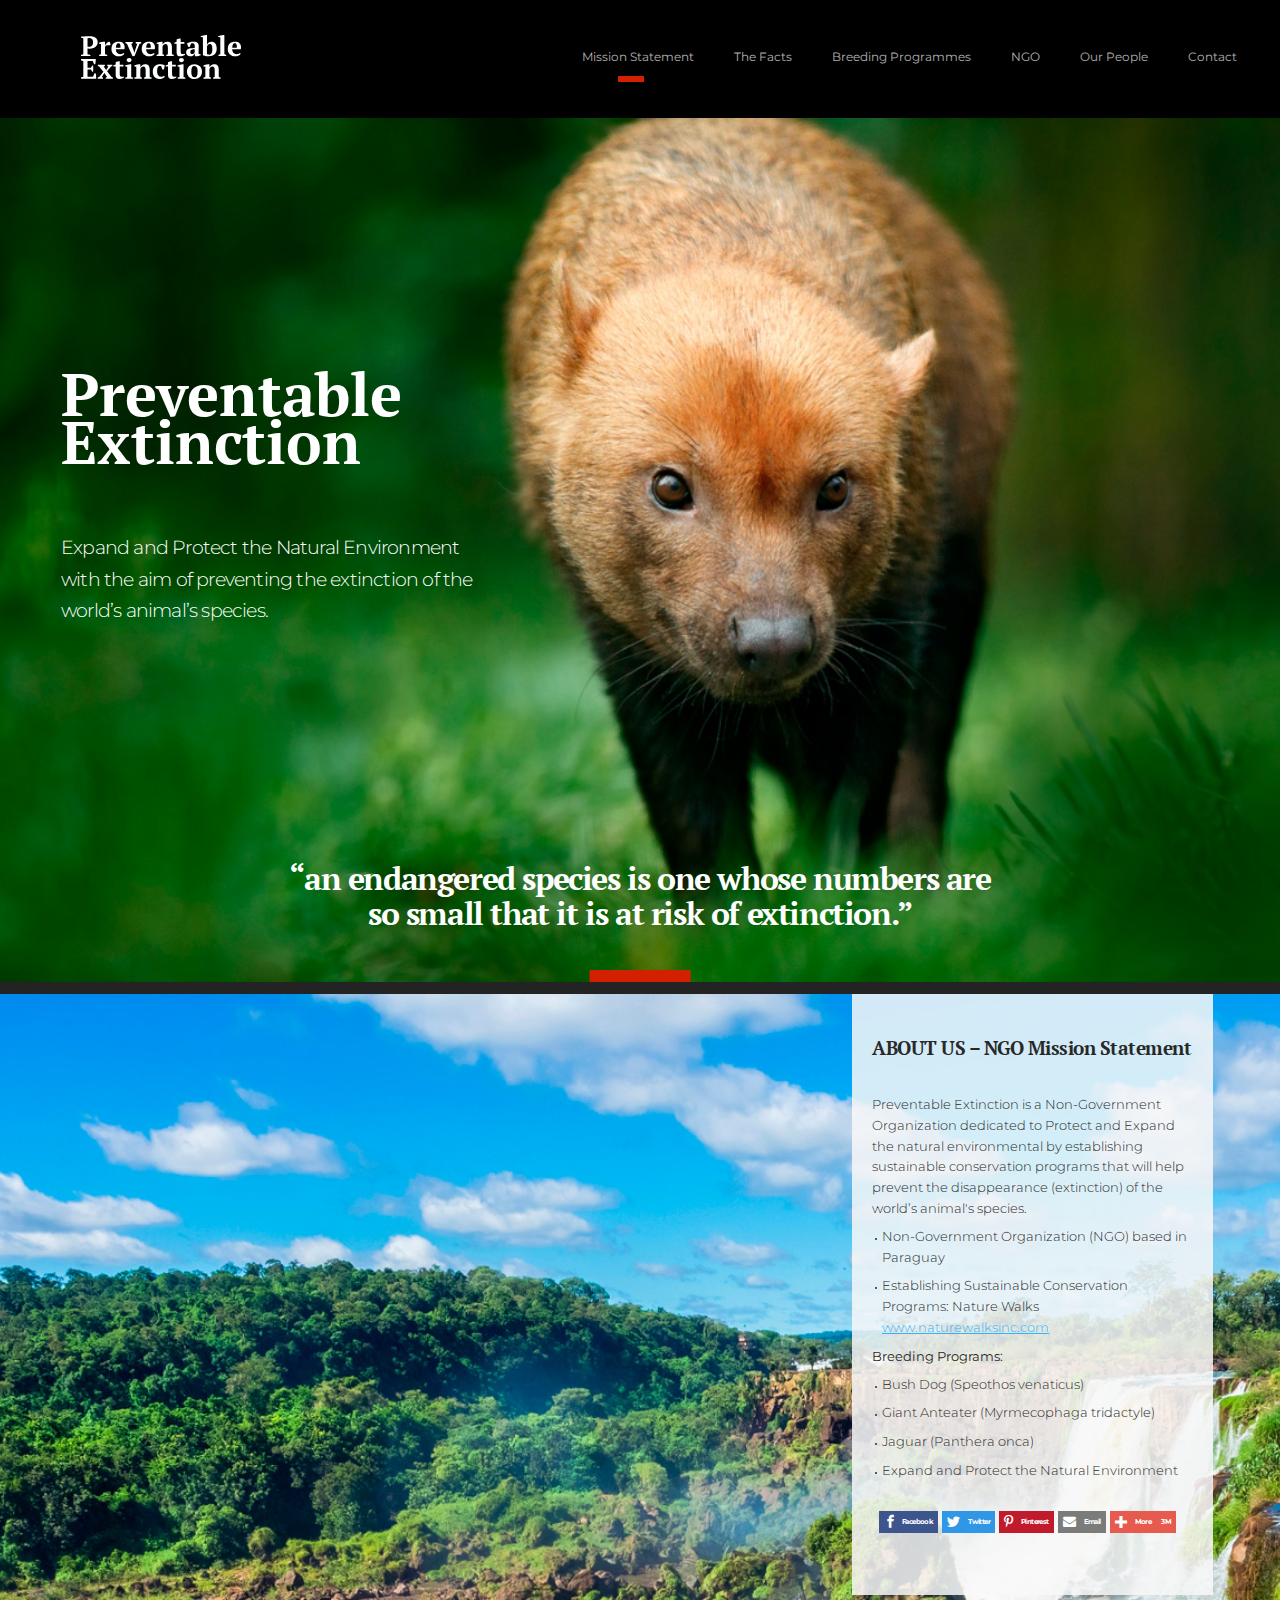
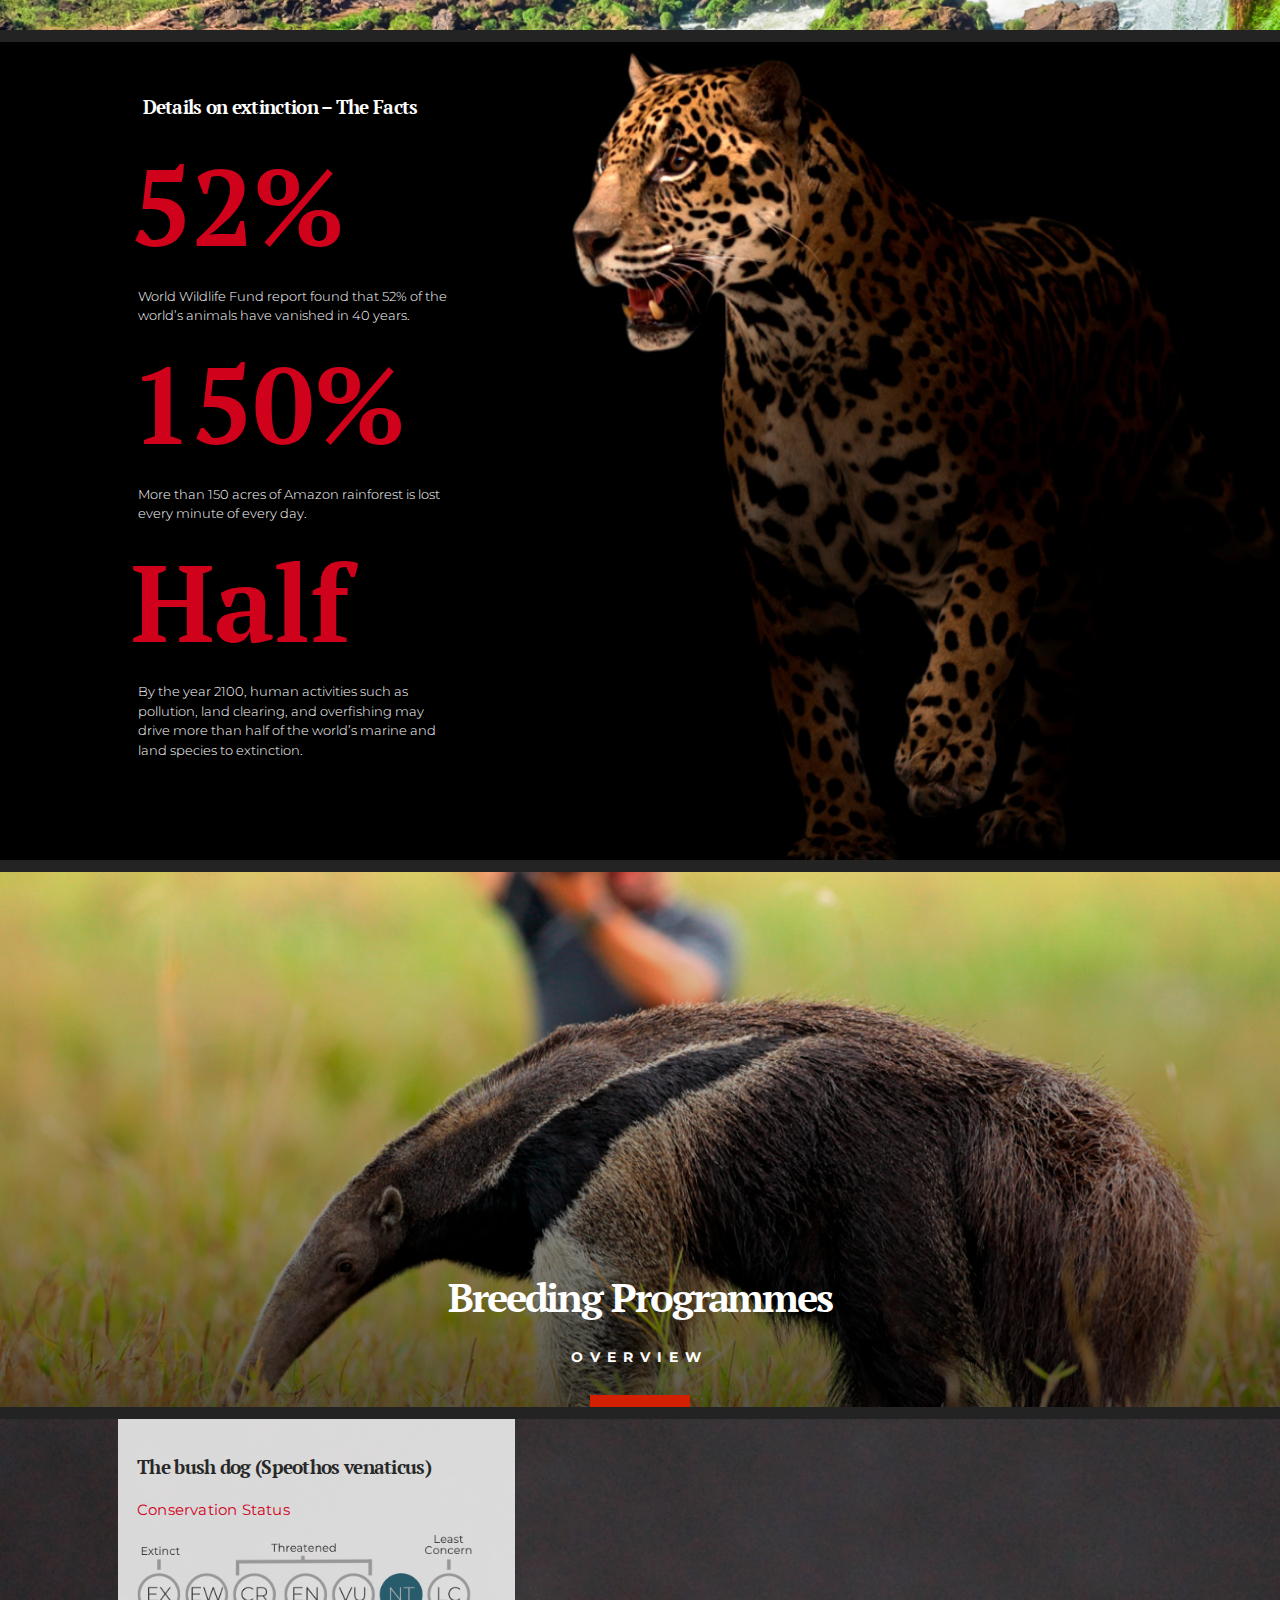
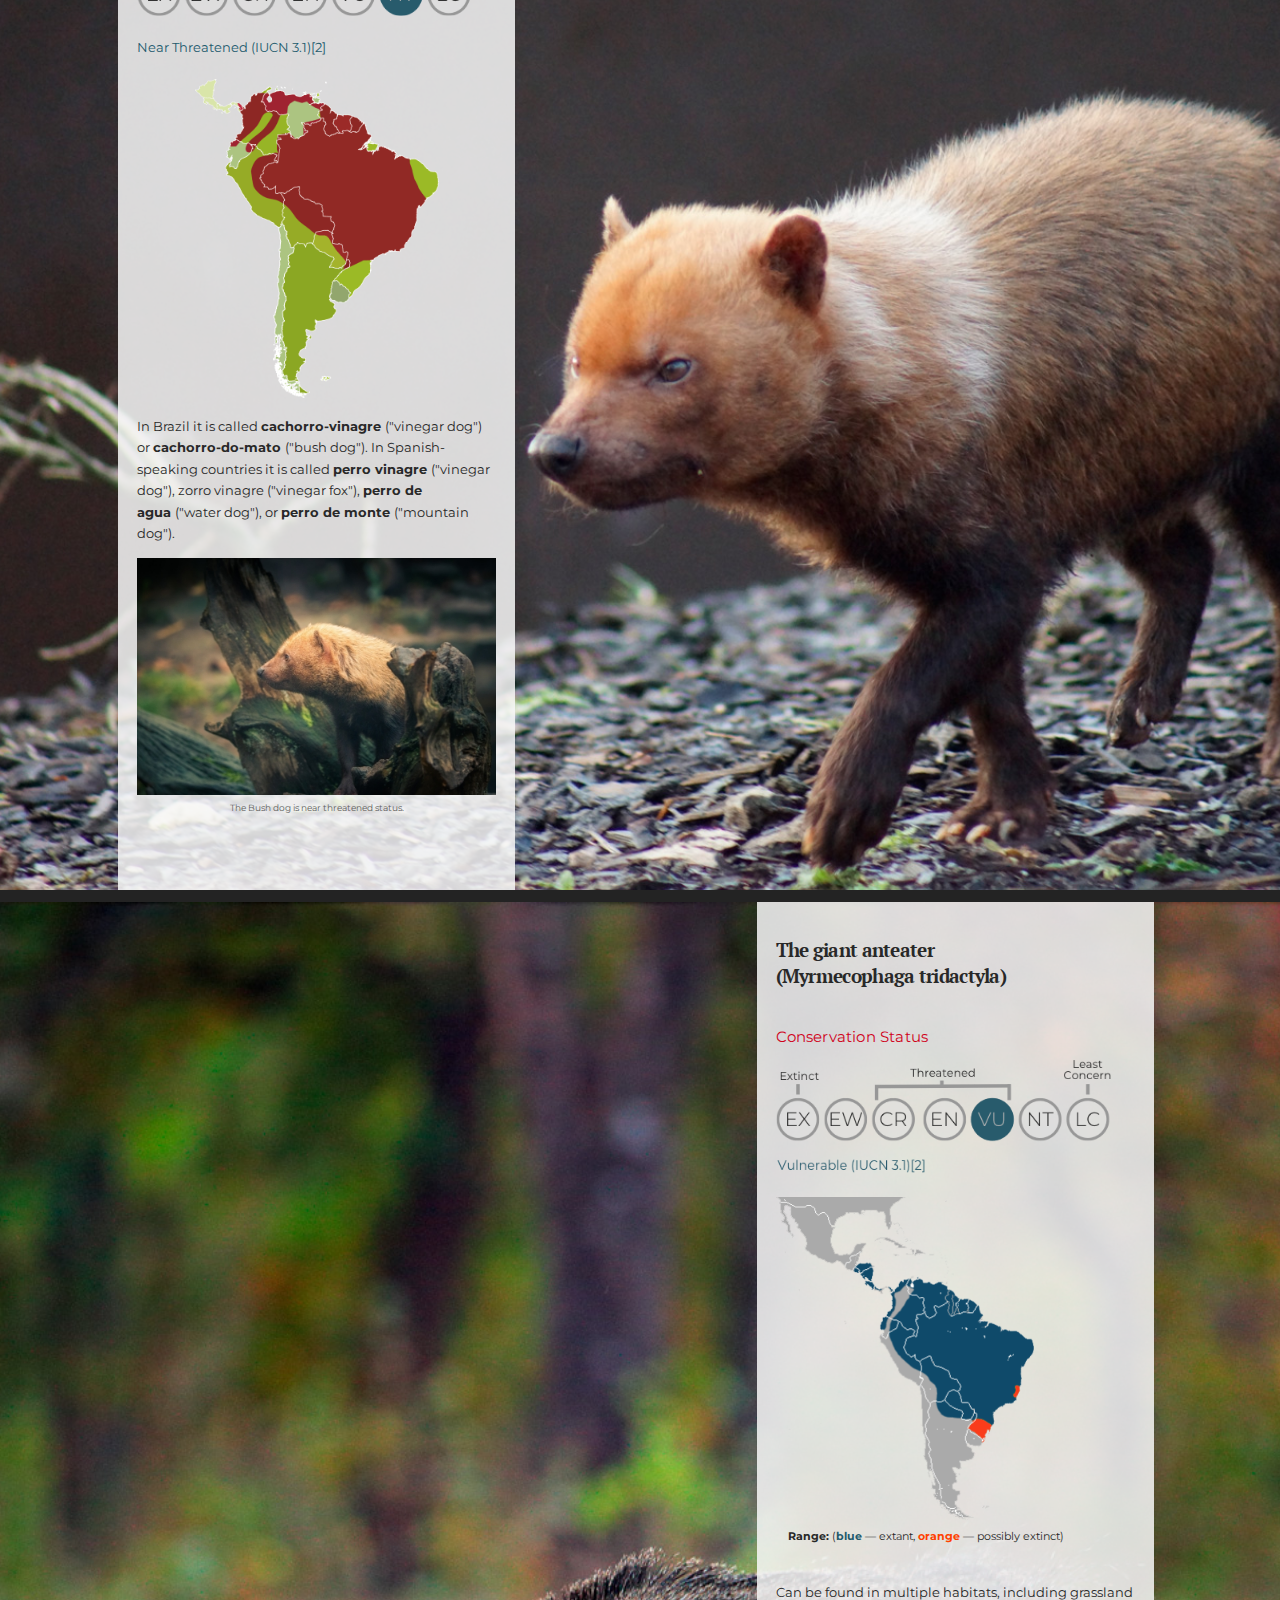
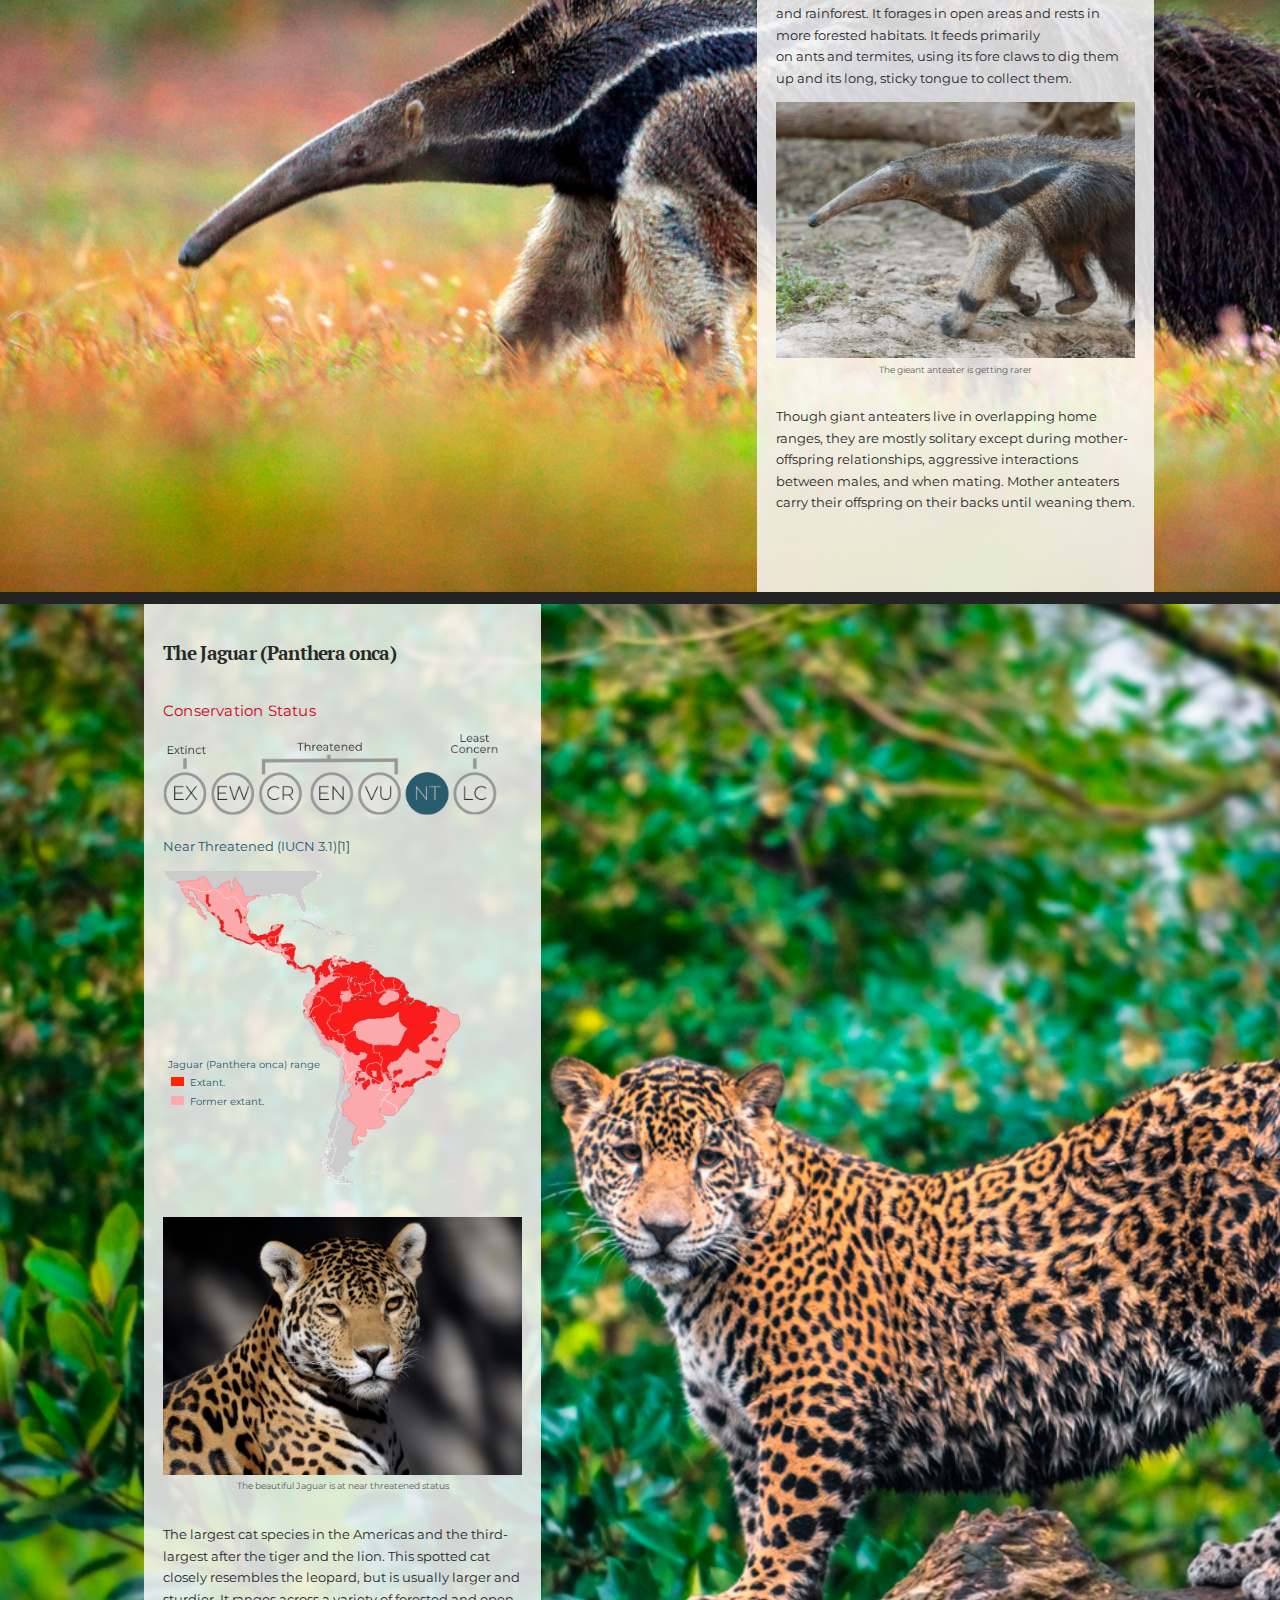
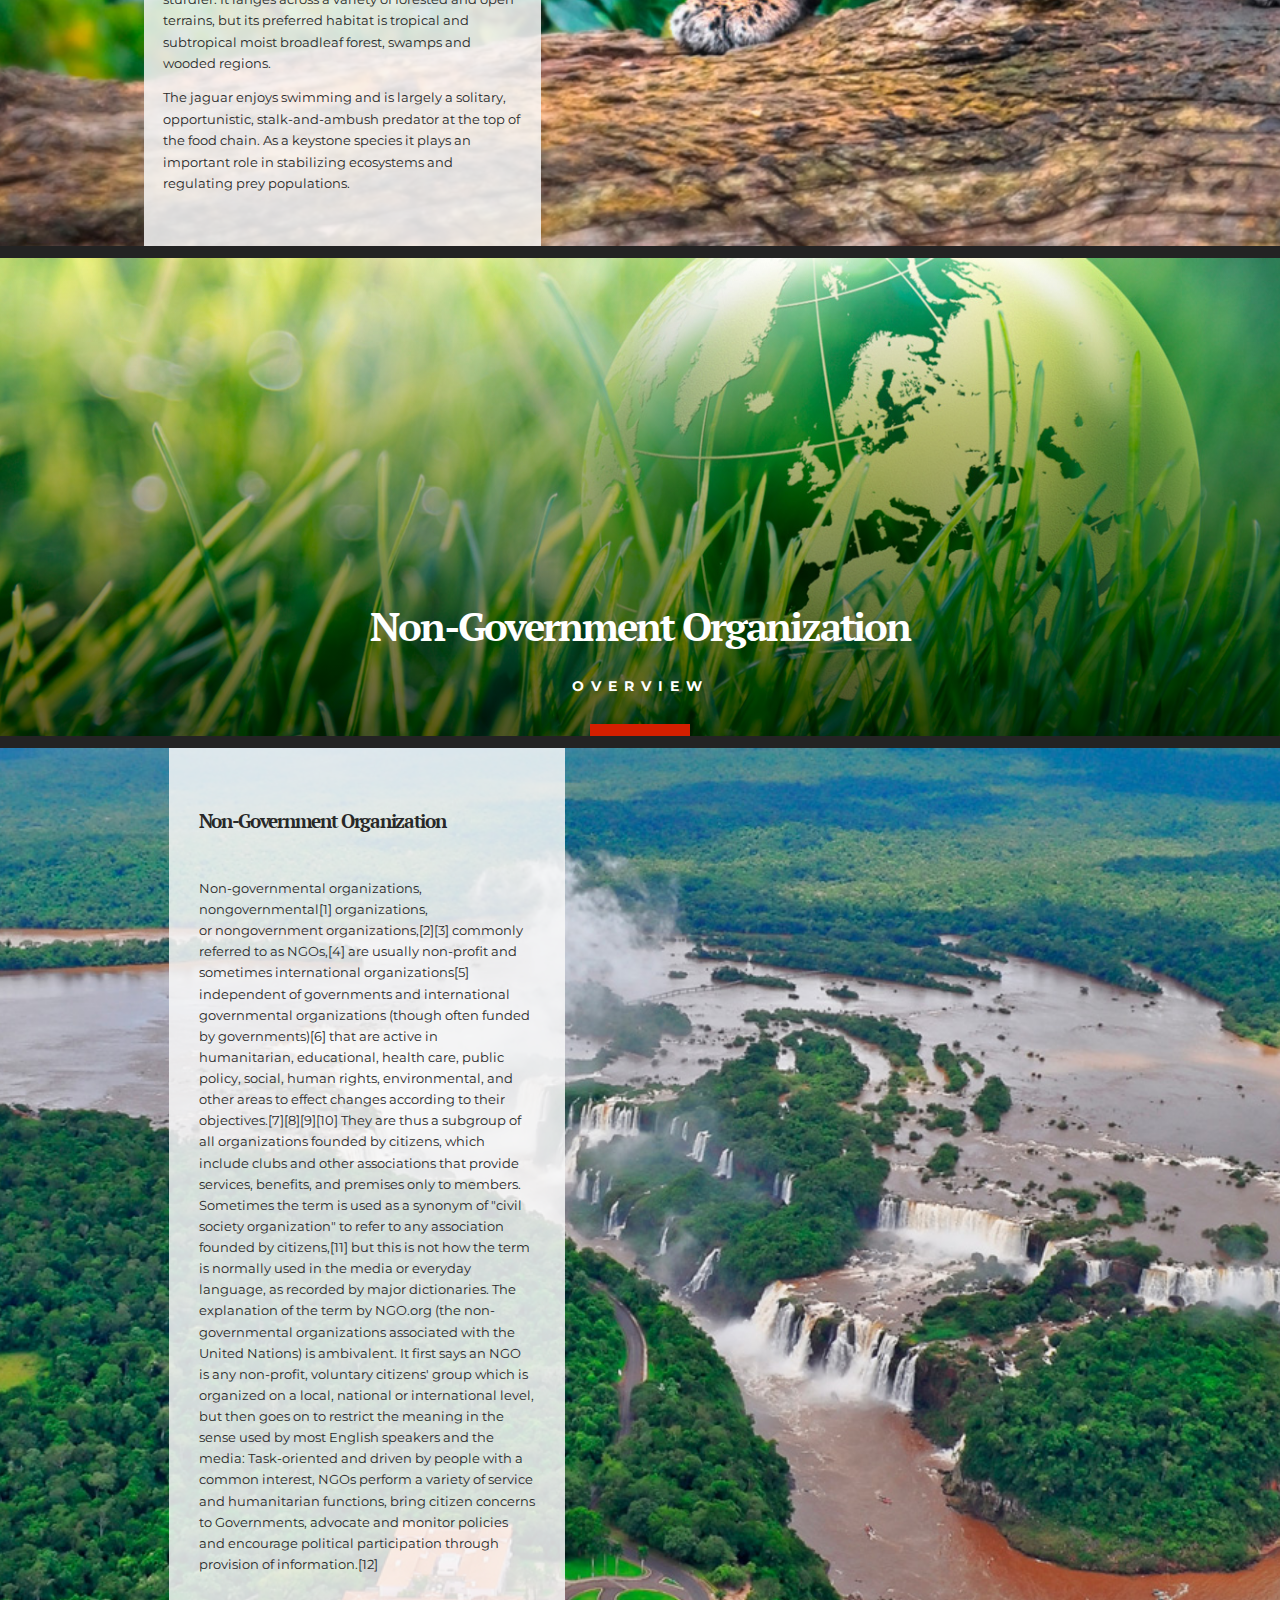
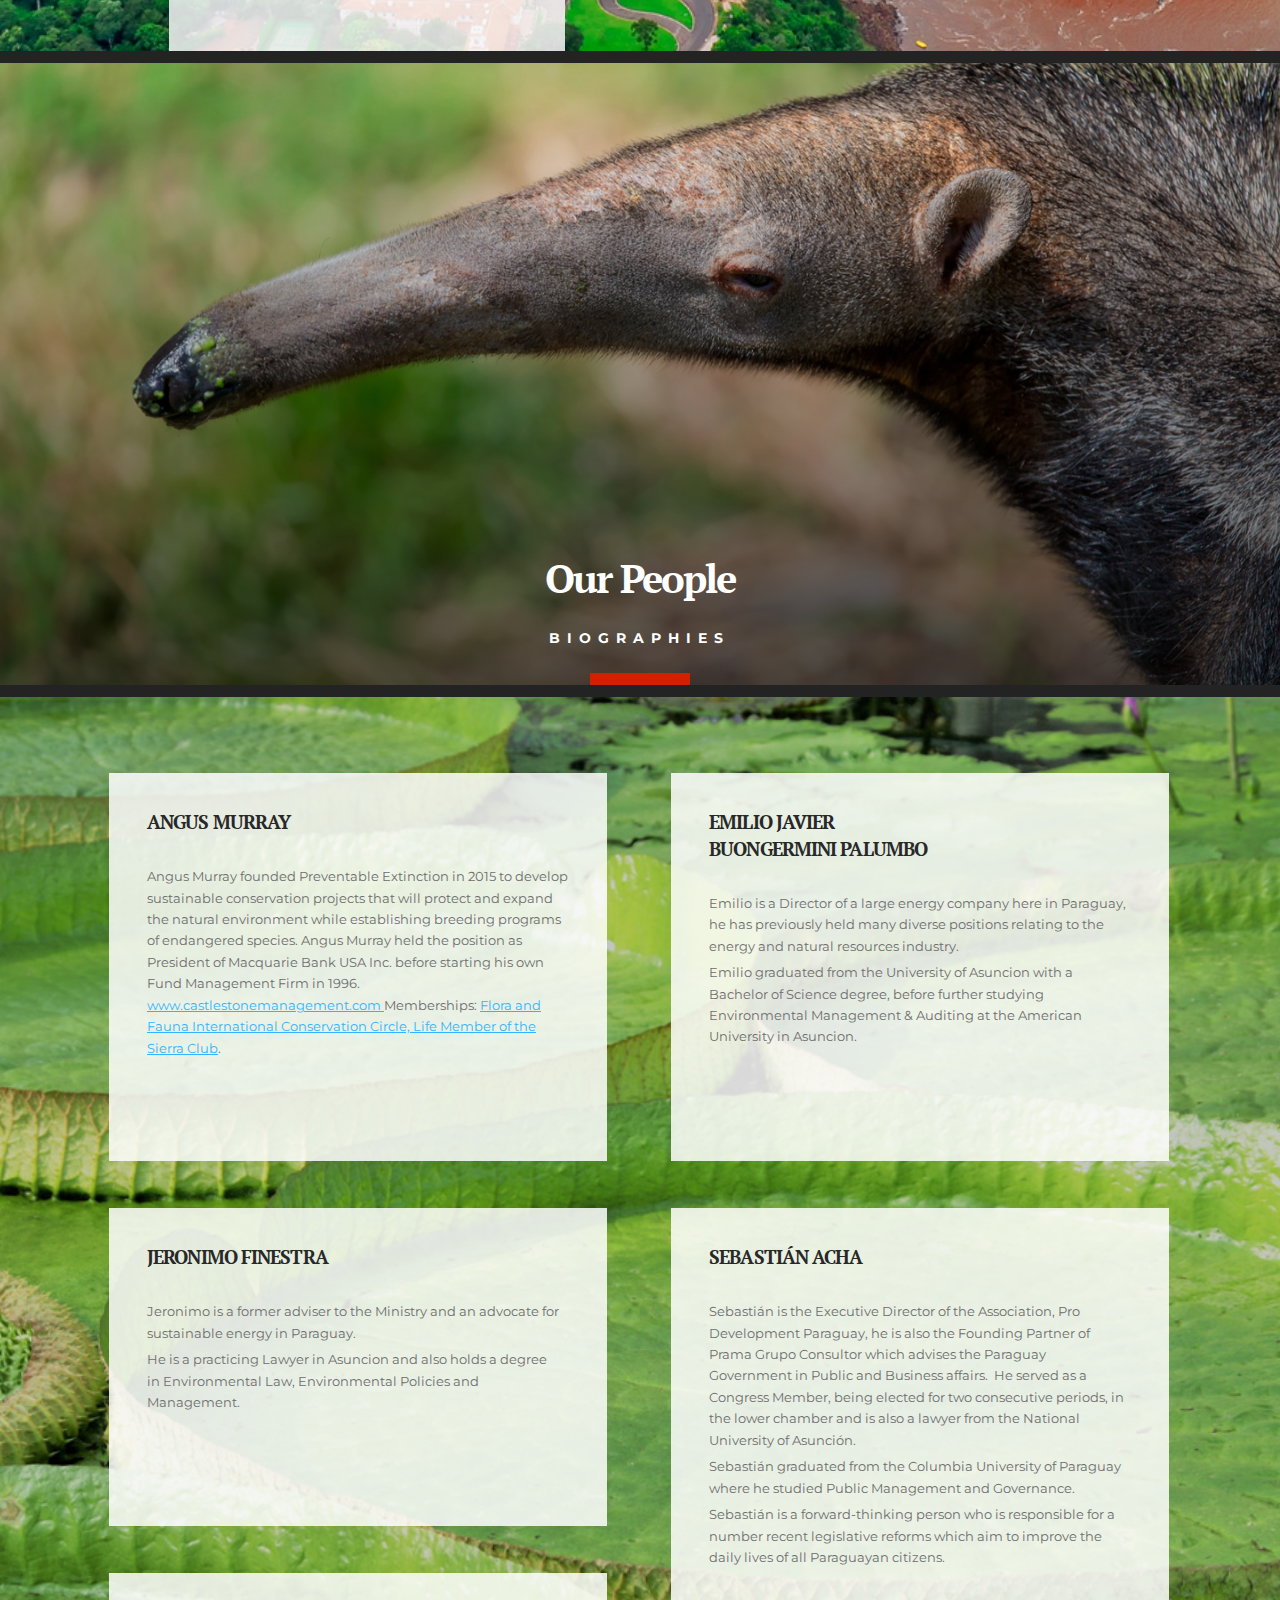
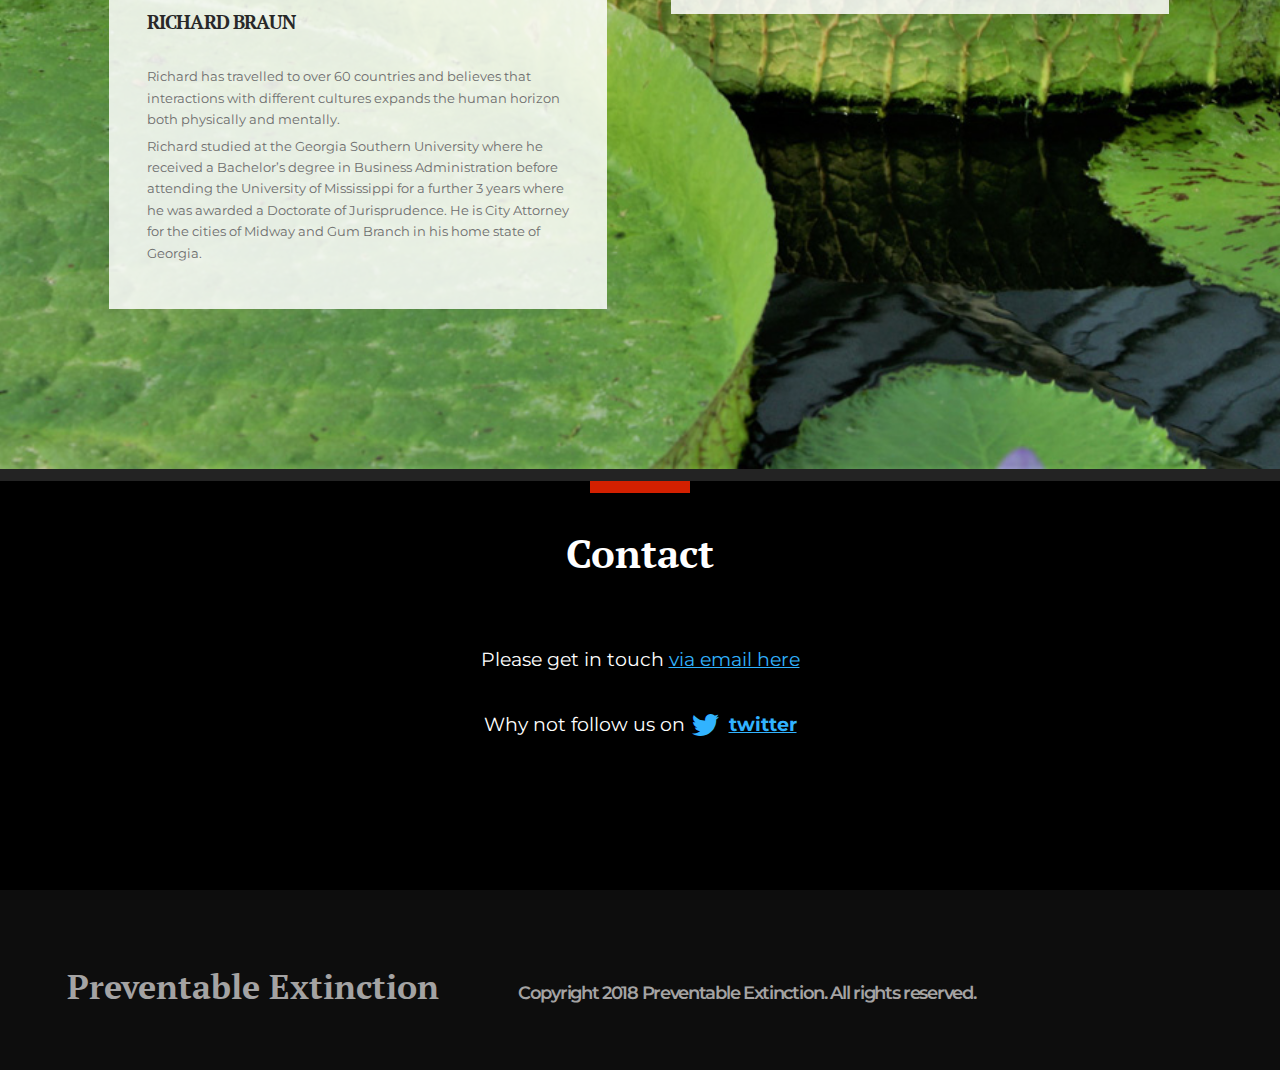
<file: index.html>
<!DOCTYPE html>
<html>
<head>
	<meta charset="utf-8">
	<meta name="viewport" content="width=device-width, initial-scale=1.0">
	<title>Preventable Extinction</title>
	<link href="https://fonts.googleapis.com/css?family=Montserrat:300,400,600%7CPT+Serif:400,700" rel="stylesheet">
	<link media="all" rel="stylesheet" href="css/main.css">
</head>
<body>
	<div id="wrapper">
		<header id="header" class="header">
			<div class="container">
				<div class="logo"><a href="#"><img src="images/logo.svg" alt="" width="200"></a></div>
				<div class="nav-holder">
					<nav id="nav">
						<a href="#" class="nav-opener"><span>Menu</span></a>
						<ul class="nav-drop" id="navlist">
							<li><a href="#mission-statement">Mission Statement</a></li>
							<li><a href="#the-facts">The Facts</a></li>
							<li><a href="#breeding-programmes">Breeding Programmes</a></li>
							<li><a href="#ngo">NGO</a></li>
							<li><a href="#our-people">Our People</a></li>
							<li><a href="#contact">Contact</a></li>
						</ul>
					</nav>
				</div>
			</div>
		</header>
		<main>
			<section class="intro-section decor">
				<div class="container">
					<div class="text-block">
						<h1>Preventable Extinction</h1>
						<p>Expand and Protect the Natural Environment with the aim of preventing the extinction of the world’s animal’s species.</p>
					</div>
					<blockquote><strong>“an endangered species is one whose numbers are so small that it is at risk of extinction.”</strong></blockquote>
				</div>
				<div class="bg-stretch"><span data-srcset="images/intro-bg.jpg, images/intro-bg@2x.jpg 2x"></span></div>
				<div class="bg-stretch bg-stretch-mobile"><span data-srcset="images/intro-bg-responsive.jpg, images/intro-bg-responsive@2x.jpg 2x"></span></div>
			</section>
			<section class="about-section decor" id="mission-statement">
				<div class="container">
					<div class="text-block">
						<h3>ABOUT US –  NGO Mission Statement</h3>
						<p>Preventable Extinction is a Non-Government Organization dedicated to Protect and Expand the natural environmental by establishing sustainable conservation programs that will help prevent the disappearance (extinction) of the world’s animal's species.</p>
						<ul>
							<li>Non-Government Organization (NGO) based in Paraguay</li>
							<li>Establishing Sustainable Conservation Programs: Nature Walks <a href="#">www.naturewalksinc.com</a></li>
						</ul>
						<strong>Breeding Programs:</strong>
						<ul>
							<li>Bush Dog (Speothos venaticus)</li>
							<li>Giant Anteater (Myrmecophaga tridactyle)</li>
							<li>Jaguar (Panthera onca)</li>
							<li>Expand and Protect the Natural Environment</li>
						</ul>
						<ul class="social-networks">
							<li class="item-1">
								<a href="#" target="_blank"><i class="icon-facebook"></i> <span>Facebook</span></a>
							</li>
							<li class="item-2">
								<a href="https://twitter.com/prevextinction" target="_blank"><i class="icon-twitter"></i> <span>Twitter</span></a>
							</li>
							<li class="item-3">
								<a href="#" target="_blank"><i class="icon-pinterest"></i> <span>Pinterest</span></a>
							</li>
							<li class="item-4">
								<a href="#" target="_blank"><i class="icon-email"></i> <span>Email</span></a>
							</li>
							<li class="item-5">
								<a href="#" target="_blank"><i class="icon-more"></i> <span>More</span> <span class="add-text">3M</span></a>
							</li>
						</ul>
					</div>
				</div>
				<div class="bg-stretch"><span data-srcset="images/about-bg.jpg, images/about-bg@2x.jpg 2x"></span></div>
				<div class="bg-stretch bg-stretch-mobile"><span data-srcset="images/about-bg.jpg, images/about-bg@2x.jpg 2x"></span></div>
			</section>
			<section class="details-section decor" id="the-facts">
				<div class="img-bg-block">
					<div class="bg-stretch responsive"><span data-srcset="images/details-bg-responsive.jpg, images/details-bg-responsive@2x.jpg 2x"></span></div>
					<div class="bg-stretch bg-stretch-mobile responsive"><span data-srcset="images/details-bg-responsive.jpg, images/details-bg-responsive@2x.jpg 2x"></span></div>
				</div>
				<div class="container">
					<div class="holder">
						<h3>Details on extinction –  The Facts</h3>
						<ul>
							<li>
								<span class="bold-title">52%</span>
								<p>World Wildlife Fund report found that 52% of the world’s animals have vanished in 40 years.</p>
							</li>
							<li>
								<span class="bold-title">150%</span>
								<p>More than 150 acres of Amazon rainforest is lost every minute of every day.</p>
							</li>
							<li>
								<span class="bold-title">Half</span>
								<p>By the year 2100, human activities such as pollution, land clearing, and overfishing may drive more than half of the world’s marine and land species to extinction.</p>
							</li>
						</ul>
					</div>
				</div>
				<div class="bg-stretch"><span data-srcset="images/details-bg.jpg, images/details-bg@2x.jpg 2x"></span></div>
			</section>
			<section class="breeding-section overview-section decor" id="breeding-programmes">
				<div class="container">
					<div class="bottom-heading">
						<h2>Breeding Programmes</h2>
						<span class="overview">overview</span>
					</div>
				</div>
				<div class="bg-stretch"><span data-srcset="images/breeding-bg.jpg, images/breeding-bg@2x.jpg 2x"></span></div>
				<div class="bg-stretch bg-stretch-mobile"><span data-srcset="images/breeding-bg-responsive.jpg, images/breeding-bg-responsive@2x.jpg 2x"></span></div>
			</section>
			<section class="bush-dog-section decor">
				<div class="img-bg-block">
					<div class="bg-stretch responsive"><span data-srcset="images/bush-dog-bg-responsive.jpg, images/bush-dog-bg-responsive@2x.jpg 2x"></span></div>
					<div class="bg-stretch bg-stretch-mobile responsive"><span data-srcset="images/bush-dog-bg.jpg, images/bush-dog-bg@2x.jpg 2x"></span></div>
				</div>
				<div class="container">
					<div class="info-block">
						<h3>The bush dog <br class="responsive-br">(Speothos venaticus)</h3>
						<p class="red-text">Conservation Status</p>
						<img class="img-1" src="images/bush-dog-img-01.png" srcset="images/bush-dog-img-01@2x.png 2x" width="420" alt="">
						<p class="blue-text">Near Threatened (IUCN 3.1)[2]</p>
						<img class="img-2" src="images/bush-dog-img-02.png" srcset="images/bush-dog-img-02@2x.png 2x" width="304" alt="">
						<p>In Brazil it is called <strong>cachorro-vinagre </strong>("vinegar dog") or <strong>cachorro-do-mato </strong>("bush dog"). In Spanish-speaking countries it is called <strong>perro vinagre </strong>("vinegar dog"), zorro vinagre ("vinegar fox"), <strong>perro de agua </strong>("water dog"), or <strong>perro de monte </strong>("mountain dog").</p>
						<img class="img-4" src="images/bush-dog-img-04.jpg" srcset="images/bush-dog-img-04@2x.jpg 2x" width="448" alt="">
						<p class="gray-text">The Bush dog is near threatened status.</p>
					</div>
				</div>
				<div class="bg-stretch"><span data-srcset="images/bush-dog-bg.jpg, images/bush-dog-bg@2x.jpg 2x"></span></div>
			</section>
			<section class="giant-anteater-section decor">
				<div class="img-bg-block">
					<div class="bg-stretch responsive"><span data-srcset="images/giant-anteater-bg-responsive.jpg, images/giant-anteater-bg-responsive@2x.jpg 2x"></span></div>
					<div class="bg-stretch bg-stretch-mobile responsive"><span data-srcset="images/giant-anteater-bg.jpg, images/giant-anteater-bg@2x.jpg 2x"></span></div>
				</div>
				<div class="container">
					<div class="info-block">
						<h3>The giant anteater <br>(Myrmecophaga tridactyla)</h3>
						<span class="red-text">Conservation Status</span>
						<img class="img-1" src="images/giant-anteater-img-01.png" srcset="images/giant-anteater-img-01@2x.png 2x" width="420" alt="">
						<img class="img-2" src="images/giant-anteater-img-02.png" srcset="images/giant-anteater-img-02@2x.png 2x" width="323" alt="">
						<p class="img-2-text"><strong>Range: </strong>(<strong class="blue-text">blue </strong>— extant, <strong class="orange-text">orange </strong>— possibly extinct)</p>
						<p>Can be found in multiple habitats, including grassland and rainforest. It forages in open areas and rests in more forested habitats. It feeds primarily on ants and termites, using its fore claws to dig them up and its long, sticky tongue to collect them. </p>
						<div class="img-3-block">
							<img class="img-3" src="images/giant-anteater-img-03.jpg" srcset="images/giant-anteater-img-03@2x.jpg 2x" width="446" alt="">
							<p class="gray-text">The gieant anteater is getting rarer</p>
						</div>
						<p>Though giant anteaters live in overlapping home ranges, they are mostly solitary except during mother-offspring relationships, aggressive interactions between males, and when mating. Mother anteaters carry their offspring on their backs until weaning them.</p>
					</div>
				</div>
				<div class="bg-stretch"><span data-srcset="images/giant-anteater-bg.jpg, images/giant-anteater-bg@2x.jpg 2x"></span></div>
			</section>
			<section class="jaguar-section decor">
				<div class="img-bg-block">
					<div class="bg-stretch responsive"><span data-srcset="images/jaguar-bg-responsive.jpg, images/jaguar-bg-responsive@2x.jpg 2x"></span></div>
					<div class="bg-stretch bg-stretch-mobile responsive"><span data-srcset="images/jaguar-bg.jpg, images/jaguar-bg@2x.jpg 2x"></span></div>
				</div>
				<div class="container">
					<div class="info-block">
						<h3>The Jaguar (Panthera onca)</h3>
						<p class="red-text">Conservation Status</p>
						<img class="img-1" src="images/jaguar-img-01.png" srcset="images/jaguar-img-01@2x.png 2x" width="420" alt="">
						<p class="blue-text">Near Threatened (IUCN 3.1)[1]</p>
						<div class="img-2-block">
							<img class="img-2" src="images/jaguar-img-02.png" srcset="images/jaguar-img-02@2x.png 2x" width="371" alt="">
							<div class="img-2-text-block">
								<p>Jaguar (Panthera onca) range</p>
								<ul>
									<li><span class="orange-box"></span>Extant.</li>
									<li><span class="pink-box"></span>Former extant.</li>
								</ul>
							</div>
						</div>
						<div class="img-3-block">
							<img class="img-3" src="images/jaguar-img-03.jpg" srcset="images/jaguar-img-03@2x.jpg 2x" width="444" alt="">
							<p class="gray-text">The beautiful Jaguar is at near threatened status</p>
						</div>
						<p>The largest cat species in the Americas and the third-largest after the tiger and the lion. This spotted cat closely resembles the leopard, but is usually larger and sturdier. It ranges across a variety of forested and open terrains, but its preferred habitat is tropical and subtropical moist broadleaf forest, swamps and wooded regions.</p>
						<p>The jaguar enjoys swimming and is largely a solitary, opportunistic, stalk-and-ambush predator at the top of the food chain. As a keystone species it plays an important role in stabilizing ecosystems and regulating prey populations.</p>
					</div>
				</div>
				<div class="bg-stretch"><span data-srcset="images/jaguar-bg.jpg, images/jaguar-bg@2x.jpg 2x"></span></div>
			</section>
			<section class="non-government-section-1 overview-section decor" id="ngo">
				<div class="container">
					<div class="bottom-heading">
						<h2>Non-Government Organization</h2>
						<span class="overview">overview</span>
					</div>
				</div>
				<div class="bg-stretch"><span data-srcset="images/non-government-bg-01.jpg, images/non-government-bg-01@2x.jpg 2x"></span></div>
				<div class="bg-stretch bg-stretch-mobile"><span data-srcset="images/non-government-bg-01-responsive.jpg, images/non-government-bg-01-responsive@2x.jpg 2x"></span></div>
			</section>
			<section class="non-government-section-2 decor">
				<div class="container">
					<div class="text-block">
						<h3>Non-Government Organization</h3>
						<p>Non-governmental organizations, nongovernmental[1] organizations, or nongovernment organizations,[2][3] commonly referred to as NGOs,[4] are usually non-profit and sometimes international organizations[5] independent of governments and international governmental organizations (though often funded by governments)[6] that are active in humanitarian, educational, health care, public policy, social, human rights, environmental, and other areas to effect changes according to their objectives.[7][8][9][10] They are thus a subgroup of all organizations founded by citizens, which include clubs and other associations that provide services, benefits, and premises only to members. Sometimes the term is used as a synonym of "civil society organization" to refer to any association founded by citizens,[11] but this is not how the term is normally used in the media or everyday language, as recorded by major dictionaries. The explanation of the term by NGO.org (the non-governmental organizations associated with the United Nations) is ambivalent. It first says an NGO is any non-profit, voluntary citizens' group which is organized on a local, national or international level, but then goes on to restrict the meaning in the sense used by most English speakers and the media: Task-oriented and driven by people with a common interest, NGOs perform a variety of service and humanitarian functions, bring citizen concerns to Governments, advocate and monitor policies and encourage political participation through provision of information.[12]</p>
					</div>
				</div>
				<div class="bg-stretch"><span data-srcset="images/non-government-bg-02.jpg, images/non-government-bg-02.jpg 2x"></span></div>
			</section>
			<section class="our-people-section-1 overview-section decor" id="our-people">
				<div class="container">
					<div class="bottom-heading">
						<h2>Our People</h2>
						<span class="overview">biographies</span>
					</div>
				</div>
				<div class="bg-stretch"><span data-srcset="images/our-people-bg-01.jpg, images/our-people-bg-01@2x.jpg 2x"></span></div>
				<div class="bg-stretch bg-stretch-mobile"><span data-srcset="images/our-people-bg-01-responsive.jpg, images/our-people-bg-01-responsive@2x.jpg 2x"></span></div>
			</section>
			<section class="our-people-section-2 decor">
				<div class="container">
					<ul class="biographies-holder-1">
						<li>
							<div class="inner-holder">
								<h3>angus murray</h3>
								<p>Angus Murray founded Preventable Extinction in 2015 to develop sustainable conservation projects that will protect and expand the natural environment while establishing breeding programs of endangered species. Angus Murray held the position as President of Macquarie Bank USA Inc. before starting his own Fund Management Firm in 1996. <a href="https://www.sierraclubfoundation.org">www.castlestonemanagement.com </a>Memberships: <a href="https://www.sierraclubfoundation.org">Flora and Fauna International Conservation Circle, Life Member of the Sierra Club</a>.</p>
							</div>
						</li>
						<li>
							<div class="inner-holder">
								<h3>emilio javier <br> buongermini palumbo</h3>
								<p>Emilio is a Director of a large energy company here in Paraguay, he has previously held many diverse positions relating to the energy and natural resources industry.</p>
								<p>Emilio graduated from the University of Asuncion with a Bachelor of Science degree, before further studying Environmental Management & Auditing at the American University in Asuncion.</p>
							</div>
						</li>
					</ul>
					<div class="holder">
						<ul>
							<li>
								<div class="inner-holder">
									<h3>jeronimo finestra</h3>
									<p>Jeronimo is a former adviser to the Ministry and an advocate for sustainable energy in Paraguay.</p>
									<p>He is a practicing Lawyer in Asuncion and also holds a degree in Environmental Law, Environmental Policies and Management.</p>
								</div>
							</li>
							<li>
								<div class="inner-holder">
									<h3>richard braun</h3>
									<p>Richard has travelled to over 60 countries and believes that interactions with different cultures expands the human horizon both physically and mentally.</p>
									<p>Richard studied at the Georgia Southern University where he received a Bachelor’s degree in Business Administration before attending the University of Mississippi for a further 3 years where he was awarded a Doctorate of Jurisprudence. He is City Attorney for the cities of Midway and Gum Branch in his home state of Georgia.</p>
								</div>
							</li>
						</ul>
						<ul>
							<li>
								<div class="inner-holder">
									<h3>sebastián acha</h3>
									<p>Sebastián is the Executive Director of the Association, Pro Development Paraguay, he is also the Founding Partner of Prama Grupo Consultor which advises the Paraguay Government in Public and Business affairs.  He served as a Congress Member, being elected for two consecutive periods, in the lower chamber and is also a lawyer from the National University of Asunción.</p>
									<p>Sebastián graduated from the Columbia University of Paraguay where he studied Public Management and Governance.</p>
									<p>Sebastián is a forward-thinking person who is responsible for a number recent legislative reforms which aim to improve the daily lives of all Paraguayan citizens.</p>
								</div>
							</li>
						</ul>
					</div>
				</div>
				<div class="bg-stretch"><span data-srcset="images/our-people-bg-02.jpg, images/our-people-bg-02@2x.jpg 2x"></span></div>
			</section>
		</main>
	</div>
	<footer id="footer">
		<div class="top-holder" id="contact">
			<div class="container">
				<h2>Contact</h2>
				<p>Please get in touch <a href="mailto:Contact@preventableextiction.com">via email here</a></p>
				<p>Why not follow us on <a href="https://twitter.com/prevextinction" target="_blank" class="twitter-link"><i class="icon-twitter"></i><a href="https://twitter.com/prevextinction" target="_blank"><strong>twitter</strong></a></a></p>
			</div>
		</div>
		<div class="bottom-holder">
			<div class="container">
				<a href="#" class="footer-logo">Preventable Extinction</a>
				<span class="copyright">Copyright 2018 Preventable Extinction. All rights reserved.</span>
			</div>
		</div>
	</footer>
	<script src="js/jquery-3.2.1.min.js"></script>
	<script type="text/javascript" src="js/jquery.main.js"></script>
	<script type="text/javascript" src="js/jquery.lavalamp.min.js"></script>
	<script>
		$('#navlist').lavalamp({
			easing: 'easeOutBack',
			setOnClick: true,
		});
	</script>
</body>
</html>
</file>
